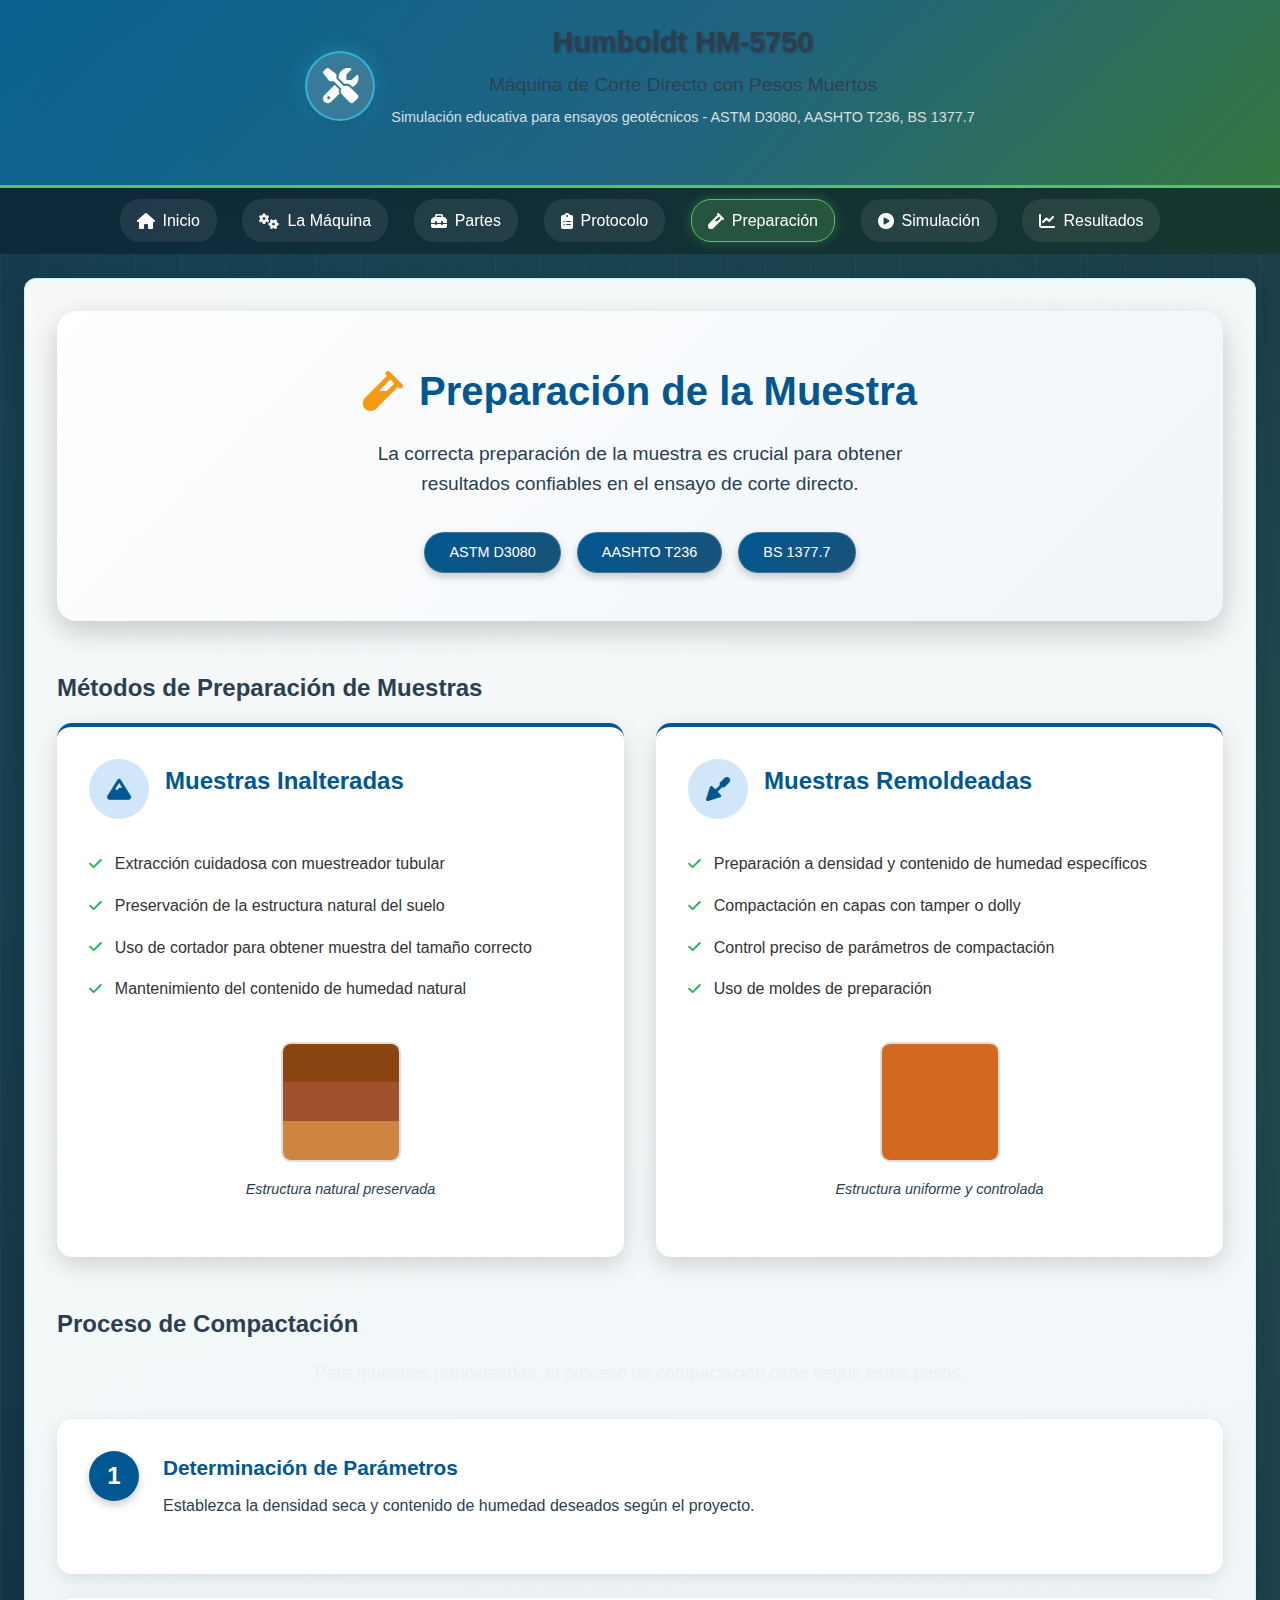
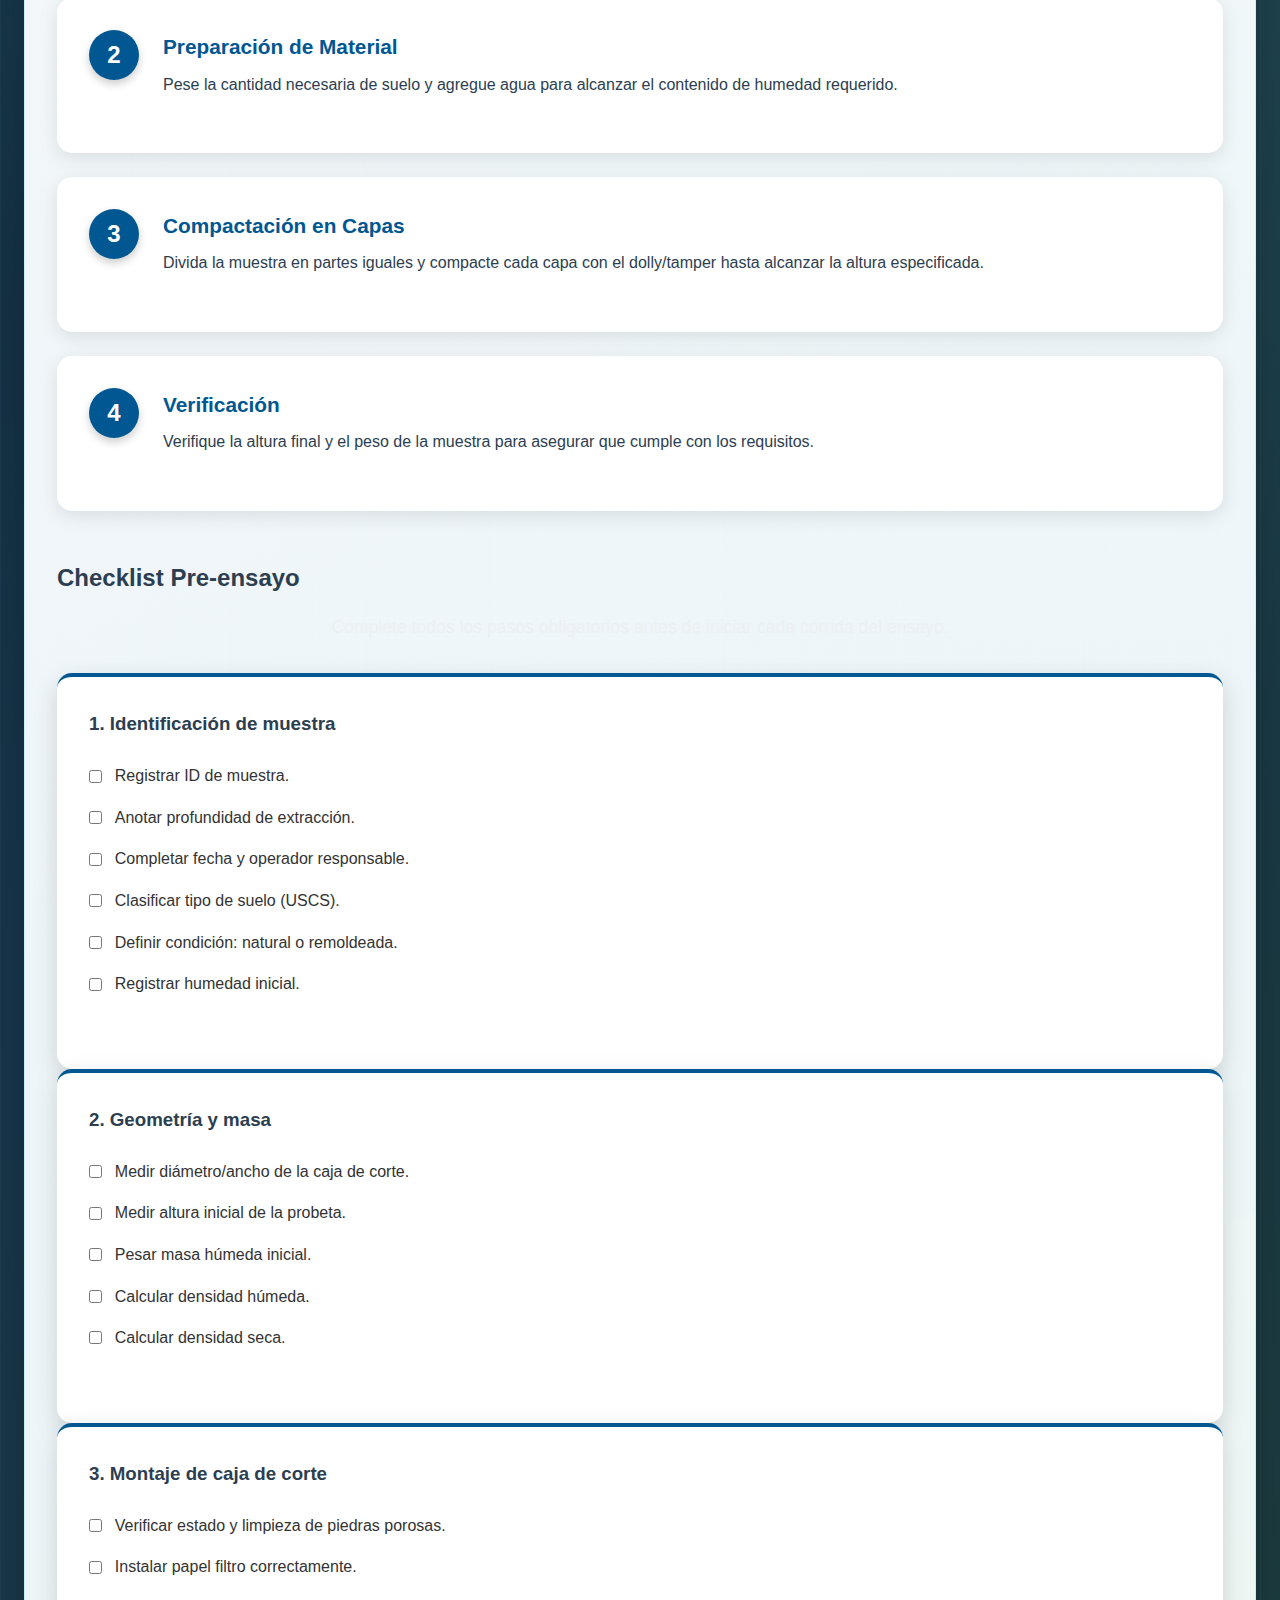
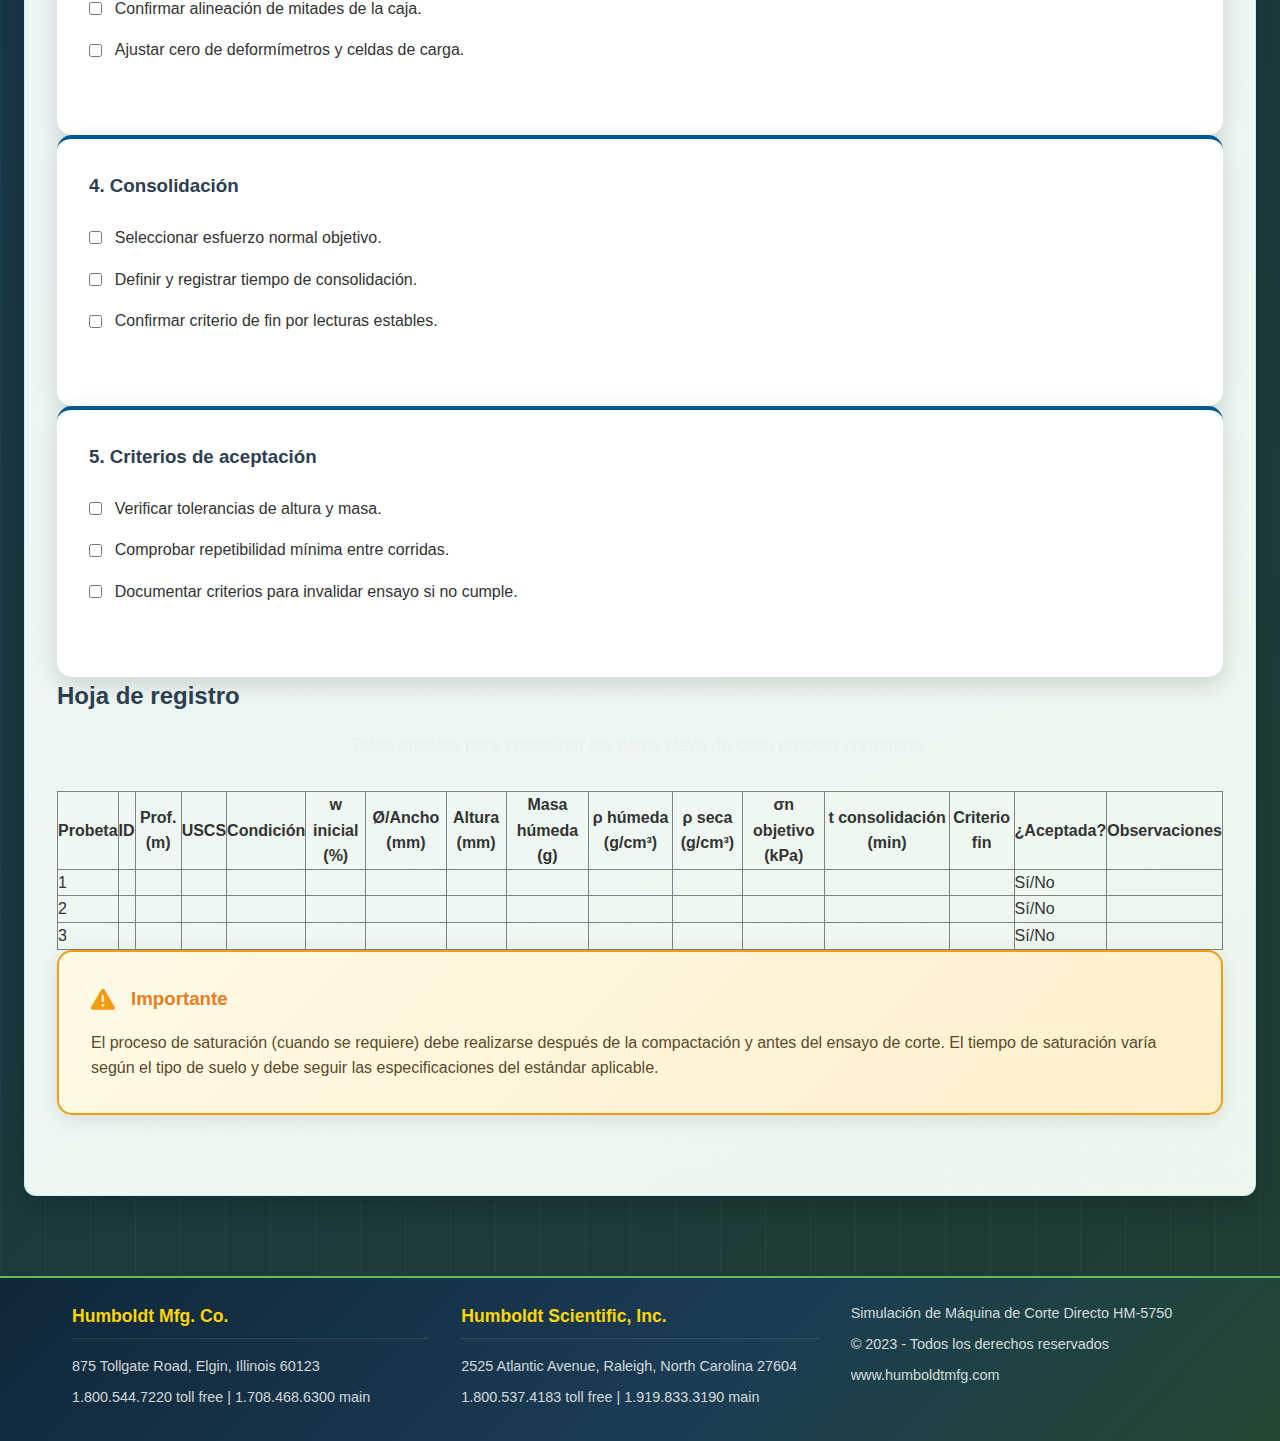
<file: preparacion.html>
<!DOCTYPE html>
<html lang="es">
<head>
    <meta charset="UTF-8">
    <meta name="viewport" content="width=device-width, initial-scale=1.0">
    <title>Preparación - Humboldt HM-5750</title>
    <link rel="stylesheet" href="https://cdnjs.cloudflare.com/ajax/libs/font-awesome/6.4.0/css/all.min.css">
    <!-- CAMBIO IMPORTANTE: Cargar styles.css primero -->
    <link rel="stylesheet" href="css/styles.css">
    <link rel="stylesheet" href="css/styles4.css">
</head>
<body>
    <!-- Usamos el mismo header que las otras páginas -->
    <header>
        <div class="logo-container">
            <div class="logo">
                <i class="fas fa-tools"></i>
            </div>
            <div class="branding">
                <h1>Humboldt HM-5750</h1>
                <h2>Máquina de Corte Directo con Pesos Muertos</h2>
                <p>Simulación educativa para ensayos geotécnicos - ASTM D3080, AASHTO T236, BS 1377.7</p>
            </div>
        </div>
    </header>

    <!-- Usamos la misma navegación -->
    <nav>
        <ul>
            <li><a href="index.html"><i class="fas fa-home"></i> Inicio</a></li>
            <li><a href="la-maquina.html"><i class="fas fa-cogs"></i> La Máquina</a></li>
            <li><a href="partes.html"><i class="fas fa-toolbox"></i> Partes</a></li>
            <li><a href="protocolo.html"><i class="fas fa-clipboard-list"></i> Protocolo</a></li>
            <li><a href="preparacion.html" class="active"><i class="fas fa-vial"></i> Preparación</a></li>
            <li><a href="simulacion.html"><i class="fas fa-play-circle"></i> Simulación</a></li>
            <li><a href="resultados.html"><i class="fas fa-chart-line"></i> Resultados</a></li>
        </ul>
    </nav>

    <div class="container">
        <section class="section active">
            <!-- Hero Section -->
            <div class="hero-section">
                <div class="hero-content">
                    <h1 class="hero-title">
                        <i class="fas fa-vial"></i>
                        Preparación de la Muestra
                    </h1>
                    <p class="hero-description">
                        La correcta preparación de la muestra es crucial para obtener resultados confiables en el ensayo de corte directo.
                    </p>
                    <div class="standards-badges">
                        <div class="badge">ASTM D3080</div>
                        <div class="badge">AASHTO T236</div>
                        <div class="badge">BS 1377.7</div>
                    </div>
                </div>
            </div>

            <!-- Methods Section -->
            <div class="methods-section">
                <h2>Métodos de Preparación de Muestras</h2>
                
                <div class="methods-grid">
                    <!-- Muestra Inalterada -->
                    <div class="method-card">
                        <div class="method-header">
                            <div class="method-icon">
                                <i class="fas fa-mountain"></i>
                            </div>
                            <h3>Muestras Inalteradas</h3>
                        </div>
                        <ul class="method-features">
                            <li>
                                <i class="fas fa-check"></i>
                                <span>Extracción cuidadosa con muestreador tubular</span>
                            </li>
                            <li>
                                <i class="fas fa-check"></i>
                                <span>Preservación de la estructura natural del suelo</span>
                            </li>
                            <li>
                                <i class="fas fa-check"></i>
                                <span>Uso de cortador para obtener muestra del tamaño correcto</span>
                            </li>
                            <li>
                                <i class="fas fa-check"></i>
                                <span>Mantenimiento del contenido de humedad natural</span>
                            </li>
                        </ul>
                        <div class="method-visual">
                            <div class="soil-sample undisturbed">
                                <div class="soil-layer" style="background: #8B4513;"></div>
                                <div class="soil-layer" style="background: #A0522D;"></div>
                                <div class="soil-layer" style="background: #CD853F;"></div>
                            </div>
                            <p class="visual-label">Estructura natural preservada</p>
                        </div>
                    </div>

                    <!-- Muestra Remoldeada -->
                    <div class="method-card">
                        <div class="method-header">
                            <div class="method-icon">
                                <i class="fas fa-trowel"></i>
                            </div>
                            <h3>Muestras Remoldeadas</h3>
                        </div>
                        <ul class="method-features">
                            <li>
                                <i class="fas fa-check"></i>
                                <span>Preparación a densidad y contenido de humedad específicos</span>
                            </li>
                            <li>
                                <i class="fas fa-check"></i>
                                <span>Compactación en capas con tamper o dolly</span>
                            </li>
                            <li>
                                <i class="fas fa-check"></i>
                                <span>Control preciso de parámetros de compactación</span>
                            </li>
                            <li>
                                <i class="fas fa-check"></i>
                                <span>Uso de moldes de preparación</span>
                            </li>
                        </ul>
                        <div class="method-visual">
                            <div class="soil-sample remolded">
                                <div class="soil-layer uniform" style="background: #D2691E;"></div>
                            </div>
                            <p class="visual-label">Estructura uniforme y controlada</p>
                        </div>
                    </div>
                </div>
            </div>

            <!-- Compaction Process -->
            <div class="compaction-section">
                <h2>Proceso de Compactación</h2>
                <p class="section-subtitle">Para muestras remoldeadas, el proceso de compactación debe seguir estos pasos:</p>
                
                <div class="compaction-steps">
                    <div class="step">
                        <div class="step-number">1</div>
                        <div class="step-content">
                            <h3>Determinación de Parámetros</h3>
                            <p>Establezca la densidad seca y contenido de humedad deseados según el proyecto.</p>
                        </div>
                    </div>
                    
                    <div class="step">
                        <div class="step-number">2</div>
                        <div class="step-content">
                            <h3>Preparación de Material</h3>
                            <p>Pese la cantidad necesaria de suelo y agregue agua para alcanzar el contenido de humedad requerido.</p>
                        </div>
                    </div>
                    
                    <div class="step">
                        <div class="step-number">3</div>
                        <div class="step-content">
                            <h3>Compactación en Capas</h3>
                            <p>Divida la muestra en partes iguales y compacte cada capa con el dolly/tamper hasta alcanzar la altura especificada.</p>
                        </div>
                    </div>
                    
                    <div class="step">
                        <div class="step-number">4</div>
                        <div class="step-content">
                            <h3>Verificación</h3>
                            <p>Verifique la altura final y el peso de la muestra para asegurar que cumple con los requisitos.</p>
                        </div>
                    </div>
                </div>
            </div>

            <!-- Important Notice -->
            <div class="checklist-section">
                <h2>Checklist Pre-ensayo</h2>
                <p class="section-subtitle">Complete todos los pasos obligatorios antes de iniciar cada corrida del ensayo.</p>

                <div class="method-card">
                    <h3>1. Identificación de muestra</h3>
                    <ul class="method-features">
                        <li><input type="checkbox" id="id-muestra"> <label for="id-muestra">Registrar ID de muestra.</label></li>
                        <li><input type="checkbox" id="profundidad"> <label for="profundidad">Anotar profundidad de extracción.</label></li>
                        <li><input type="checkbox" id="fecha-operador"> <label for="fecha-operador">Completar fecha y operador responsable.</label></li>
                        <li><input type="checkbox" id="tipo-suelo"> <label for="tipo-suelo">Clasificar tipo de suelo (USCS).</label></li>
                        <li><input type="checkbox" id="condicion"> <label for="condicion">Definir condición: natural o remoldeada.</label></li>
                        <li><input type="checkbox" id="humedad-inicial"> <label for="humedad-inicial">Registrar humedad inicial.</label></li>
                    </ul>
                </div>

                <div class="method-card">
                    <h3>2. Geometría y masa</h3>
                    <ul class="method-features">
                        <li><input type="checkbox" id="diametro-caja"> <label for="diametro-caja">Medir diámetro/ancho de la caja de corte.</label></li>
                        <li><input type="checkbox" id="altura-inicial"> <label for="altura-inicial">Medir altura inicial de la probeta.</label></li>
                        <li><input type="checkbox" id="masa-humeda"> <label for="masa-humeda">Pesar masa húmeda inicial.</label></li>
                        <li><input type="checkbox" id="densidad-humeda"> <label for="densidad-humeda">Calcular densidad húmeda.</label></li>
                        <li><input type="checkbox" id="densidad-seca"> <label for="densidad-seca">Calcular densidad seca.</label></li>
                    </ul>
                </div>

                <div class="method-card">
                    <h3>3. Montaje de caja de corte</h3>
                    <ul class="method-features">
                        <li><input type="checkbox" id="piedras-porosas"> <label for="piedras-porosas">Verificar estado y limpieza de piedras porosas.</label></li>
                        <li><input type="checkbox" id="papel-filtro"> <label for="papel-filtro">Instalar papel filtro correctamente.</label></li>
                        <li><input type="checkbox" id="alineacion"> <label for="alineacion">Confirmar alineación de mitades de la caja.</label></li>
                        <li><input type="checkbox" id="cero-instrumentos"> <label for="cero-instrumentos">Ajustar cero de deformímetros y celdas de carga.</label></li>
                    </ul>
                </div>

                <div class="method-card">
                    <h3>4. Consolidación</h3>
                    <ul class="method-features">
                        <li><input type="checkbox" id="esfuerzo-objetivo"> <label for="esfuerzo-objetivo">Seleccionar esfuerzo normal objetivo.</label></li>
                        <li><input type="checkbox" id="tiempo-consolidacion"> <label for="tiempo-consolidacion">Definir y registrar tiempo de consolidación.</label></li>
                        <li><input type="checkbox" id="fin-consolidacion"> <label for="fin-consolidacion">Confirmar criterio de fin por lecturas estables.</label></li>
                    </ul>
                </div>

                <div class="method-card">
                    <h3>5. Criterios de aceptación</h3>
                    <ul class="method-features">
                        <li><input type="checkbox" id="tolerancias"> <label for="tolerancias">Verificar tolerancias de altura y masa.</label></li>
                        <li><input type="checkbox" id="repetibilidad"> <label for="repetibilidad">Comprobar repetibilidad mínima entre corridas.</label></li>
                        <li><input type="checkbox" id="invalidacion"> <label for="invalidacion">Documentar criterios para invalidar ensayo si no cumple.</label></li>
                    </ul>
                </div>
            </div>

            <div class="checklist-section">
                <h2>Hoja de registro</h2>
                <p class="section-subtitle">Tabla editable para consolidar los datos clave de cada probeta preparada.</p>
                <div class="table-container" style="overflow-x: auto;">
                    <table class="results-table" border="1" cellspacing="0" cellpadding="8" style="width: 100%; border-collapse: collapse;">
                        <thead>
                            <tr>
                                <th>Probeta</th>
                                <th>ID</th>
                                <th>Prof. (m)</th>
                                <th>USCS</th>
                                <th>Condición</th>
                                <th>w inicial (%)</th>
                                <th>Ø/Ancho (mm)</th>
                                <th>Altura (mm)</th>
                                <th>Masa húmeda (g)</th>
                                <th>ρ húmeda (g/cm³)</th>
                                <th>ρ seca (g/cm³)</th>
                                <th>σn objetivo (kPa)</th>
                                <th>t consolidación (min)</th>
                                <th>Criterio fin</th>
                                <th>¿Aceptada?</th>
                                <th>Observaciones</th>
                            </tr>
                        </thead>
                        <tbody>
                            <tr>
                                <td contenteditable="true">1</td>
                                <td contenteditable="true"></td>
                                <td contenteditable="true"></td>
                                <td contenteditable="true"></td>
                                <td contenteditable="true"></td>
                                <td contenteditable="true"></td>
                                <td contenteditable="true"></td>
                                <td contenteditable="true"></td>
                                <td contenteditable="true"></td>
                                <td contenteditable="true"></td>
                                <td contenteditable="true"></td>
                                <td contenteditable="true"></td>
                                <td contenteditable="true"></td>
                                <td contenteditable="true"></td>
                                <td contenteditable="true">Sí/No</td>
                                <td contenteditable="true"></td>
                            </tr>
                            <tr>
                                <td contenteditable="true">2</td>
                                <td contenteditable="true"></td>
                                <td contenteditable="true"></td>
                                <td contenteditable="true"></td>
                                <td contenteditable="true"></td>
                                <td contenteditable="true"></td>
                                <td contenteditable="true"></td>
                                <td contenteditable="true"></td>
                                <td contenteditable="true"></td>
                                <td contenteditable="true"></td>
                                <td contenteditable="true"></td>
                                <td contenteditable="true"></td>
                                <td contenteditable="true"></td>
                                <td contenteditable="true"></td>
                                <td contenteditable="true">Sí/No</td>
                                <td contenteditable="true"></td>
                            </tr>
                            <tr>
                                <td contenteditable="true">3</td>
                                <td contenteditable="true"></td>
                                <td contenteditable="true"></td>
                                <td contenteditable="true"></td>
                                <td contenteditable="true"></td>
                                <td contenteditable="true"></td>
                                <td contenteditable="true"></td>
                                <td contenteditable="true"></td>
                                <td contenteditable="true"></td>
                                <td contenteditable="true"></td>
                                <td contenteditable="true"></td>
                                <td contenteditable="true"></td>
                                <td contenteditable="true"></td>
                                <td contenteditable="true"></td>
                                <td contenteditable="true">Sí/No</td>
                                <td contenteditable="true"></td>
                            </tr>
                        </tbody>
                    </table>
                </div>
            </div>

            <div class="notice-section">
                <div class="notice-card">
                    <div class="notice-header">
                        <i class="fas fa-exclamation-triangle"></i>
                        <h3>Importante</h3>
                    </div>
                    <p>El proceso de saturación (cuando se requiere) debe realizarse después de la compactación y antes del ensayo de corte. El tiempo de saturación varía según el tipo de suelo y debe seguir las especificaciones del estándar aplicable.</p>
                </div>
            </div>
        </section>
    </div>

    <footer>
        <div class="footer-content">
            <div class="footer-section">
                <h4>Humboldt Mfg. Co.</h4>
                <p>875 Tollgate Road, Elgin, Illinois 60123</p>
                <p>1.800.544.7220 toll free | 1.708.468.6300 main</p>
            </div>
            
            <div class="footer-section">
                <h4>Humboldt Scientific, Inc.</h4>
                <p>2525 Atlantic Avenue, Raleigh, North Carolina 27604</p>
                <p>1.800.537.4183 toll free | 1.919.833.3190 main</p>
            </div>
            
            <div class="footer-section">
                <p>Simulación de Máquina de Corte Directo HM-5750</p>
                <p>© 2023 - Todos los derechos reservados</p>
                <p>www.humboldtmfg.com</p>
            </div>
        </div>
    </footer>

    <script src="js/navigation.js"></script>
</body>
</html>
</file>
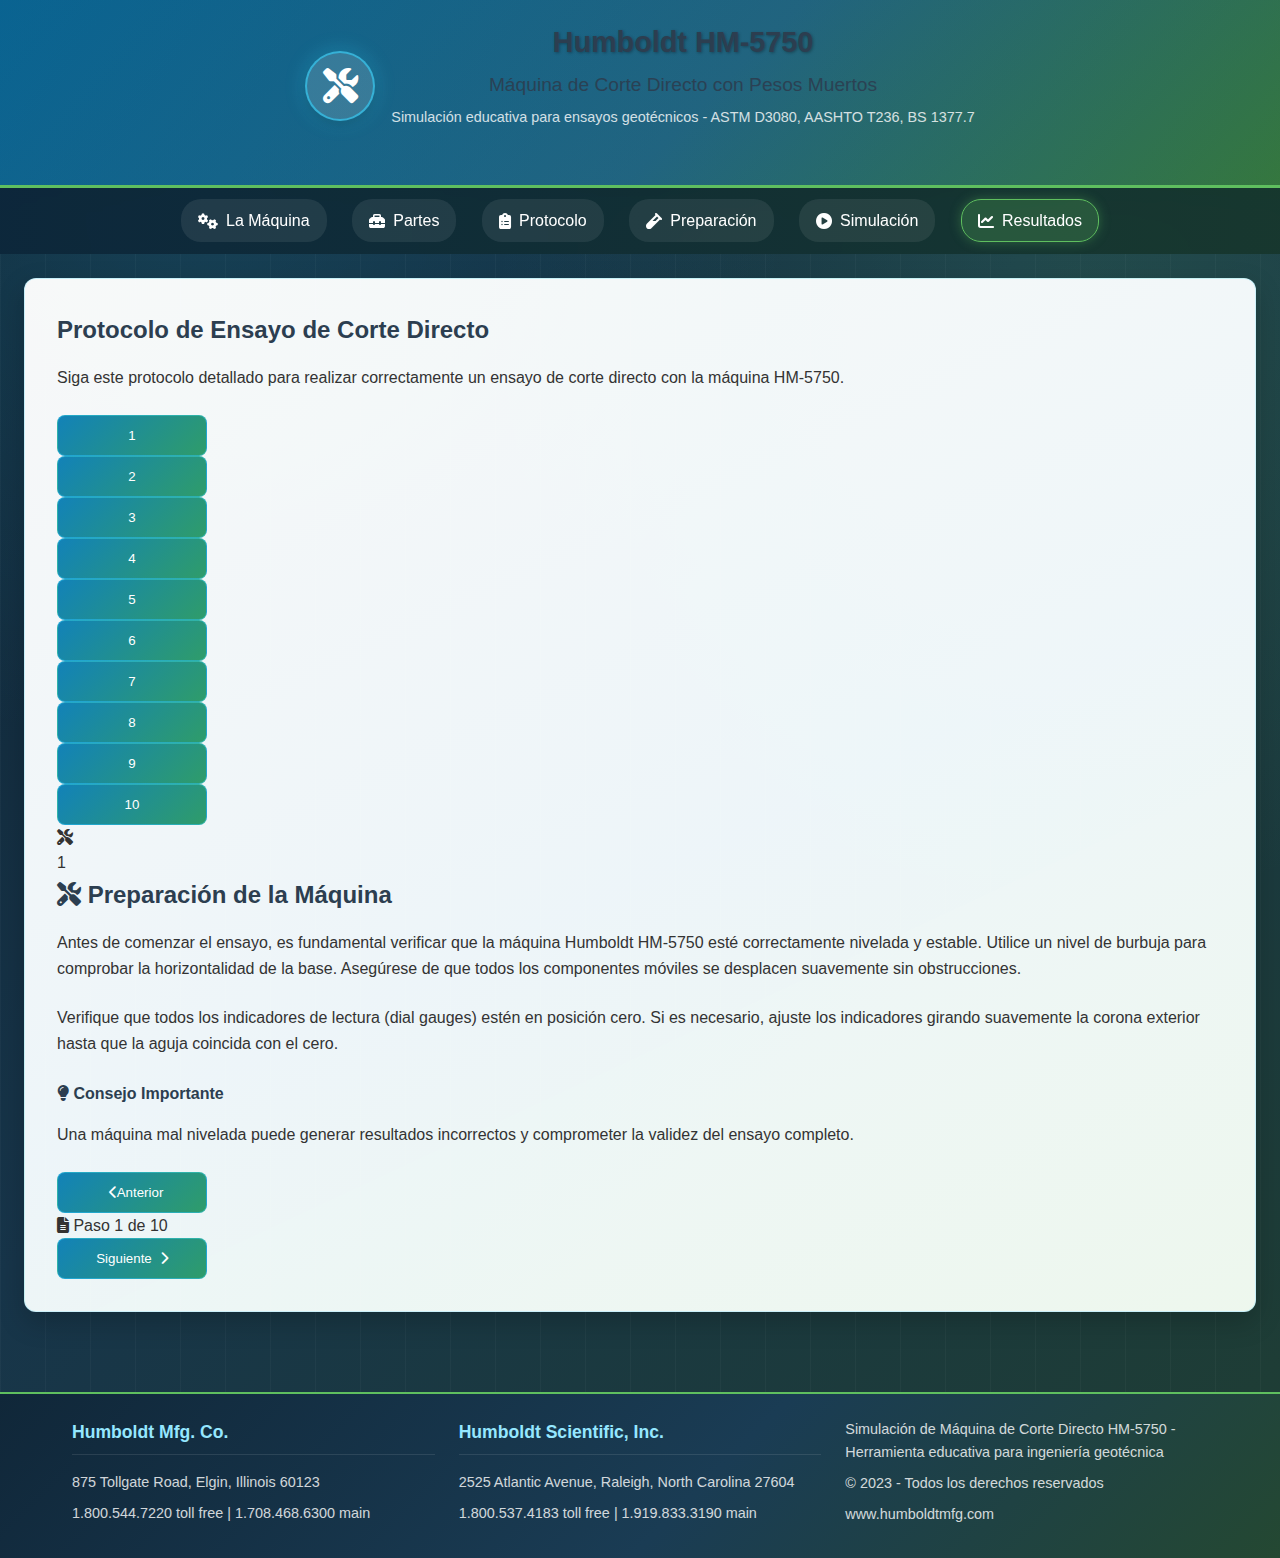
<file: protocolo.html>
<!DOCTYPE html>
<html lang="es">

<head>
    <meta charset="UTF-8">
    <meta name="viewport" content="width=device-width, initial-scale=1.0">
    <title>Protocolo - Humboldt HM-5750</title>
    <link rel="stylesheet" href="https://cdnjs.cloudflare.com/ajax/libs/font-awesome/6.4.0/css/all.min.css">
    <link rel="stylesheet" href="css/styles.css">
</head>

<body>
    <header>
        <div class="logo-container">
            <div class="logo">
                <i class="fas fa-tools"></i>
            </div>
            <div class="branding">
                <h1>Humboldt HM-5750</h1>
                <h2>Máquina de Corte Directo con Pesos Muertos</h2>
                <p>Simulación educativa para ensayos geotécnicos - ASTM D3080, AASHTO T236, BS 1377.7</p>
            </div>
        </div>
    </header>

    <nav>
        <ul>
            <li><a href="la-maquina.html"><i class="fas fa-cogs"></i> La Máquina</a></li>
            <li><a href="partes.html"><i class="fas fa-toolbox"></i> Partes</a></li>
            <li><a href="protocolo.html"><i class="fas fa-clipboard-list"></i> Protocolo</a></li>
            <li><a href="preparacion.html"><i class="fas fa-vial"></i> Preparación</a></li>
            <li><a href="simulacion.html"><i class="fas fa-play-circle"></i> Simulación</a></li>
            <li><a href="resultados.html" class="active"><i class="fas fa-chart-line"></i> Resultados</a></li>
        </ul>
    </nav>

    <div class="container">
        <section class="section active">
            <h2>Protocolo de Ensayo de Corte Directo</h2>
            <p>Siga este protocolo detallado para realizar correctamente un ensayo de corte directo con la máquina HM-5750.</p>

            <!-- Navegación entre pasos -->
            <div class="steps-navigation">
                <button class="step-link active" data-step="1">1</button>
                <button class="step-link" data-step="2">2</button>
                <button class="step-link" data-step="3">3</button>
                <button class="step-link" data-step="4">4</button>
                <button class="step-link" data-step="5">5</button>
                <button class="step-link" data-step="6">6</button>
                <button class="step-link" data-step="7">7</button>
                <button class="step-link" data-step="8">8</button>
                <button class="step-link" data-step="9">9</button>
                <button class="step-link" data-step="10">10</button>
            </div>

            <!-- UN SOLO CUADERNO -->
            <div class="notebook-wrapper">
                <div class="notebook">
                    <div class="book-content">
                        <div class="pages-container">
                            <!-- Página izquierda fija (imagen) -->
                            <div class="left-page">
                                <div class="image-content">
                                    <div class="step-illustration">
                                        <i class="fas fa-tools" id="step-icon"></i>
                                        <div class="step-number-display" id="step-number">1</div>
                                    </div>
                                </div>
                            </div>

                            <!-- Espiral central -->
                            <div class="spiral-binding">
                                <div class="spiral-ring"></div>
                                <div class="spiral-ring"></div>
                                <div class="spiral-ring"></div>
                                <div class="spiral-ring"></div>
                                <div class="spiral-ring"></div>
                                <div class="spiral-ring"></div>
                                <div class="spiral-ring"></div>
                            </div>

                            <!-- Página derecha -->
                            <div class="right-page">
                                <div class="text-content">
                                    <h2 class="step-header" id="step-title">
                                        <i class="fas fa-tools" id="step-title-icon"></i>
                                        <span id="step-title-text">Preparación de la Máquina</span>
                                    </h2>

                                    <div id="step-content">
                                        <p class="step-paragraph">
                                            Antes de comenzar el ensayo, es fundamental verificar que la máquina Humboldt HM-5750 esté correctamente nivelada y estable. Utilice un nivel de burbuja para comprobar la horizontalidad de la base. Asegúrese de que todos los componentes móviles se desplacen
                                            suavemente sin obstrucciones.
                                        </p>
                                        <p class="step-paragraph">
                                            Verifique que todos los indicadores de lectura (dial gauges) estén en posición cero. Si es necesario, ajuste los indicadores girando suavemente la corona exterior hasta que la aguja coincida con el cero.
                                        </p>
                                        <div class="tip-box">
                                            <h4><i class="fas fa-lightbulb"></i> Consejo Importante</h4>
                                            <p>Una máquina mal nivelada puede generar resultados incorrectos y comprometer la validez del ensayo completo.</p>
                                        </div>
                                    </div>

                                    <!-- Navegación dentro del cuaderno -->
                                    <div class="notebook-nav">
                                        <button class="nav-button" id="prev-btn">
                                            <i class="fas fa-chevron-left"></i> Anterior
                                        </button>
                                        <div class="page-info">
                                            <i class="fas fa-file-alt"></i> Paso <span id="current-step">1</span> de 10
                                        </div>
                                        <button class="nav-button" id="next-btn">
                                            Siguiente <i class="fas fa-chevron-right"></i>
                                        </button>
                                    </div>
                                </div>
                            </div>
                        </div>
                    </div>
                </div>
            </div>
        </section>
    </div>

    <footer>
        <div class="footer-content">
            <div class="footer-section">
                <h4>Humboldt Mfg. Co.</h4>
                <p>875 Tollgate Road, Elgin, Illinois 60123</p>
                <p>1.800.544.7220 toll free | 1.708.468.6300 main</p>
            </div>

            <div class="footer-section">
                <h4>Humboldt Scientific, Inc.</h4>
                <p>2525 Atlantic Avenue, Raleigh, North Carolina 27604</p>
                <p>1.800.537.4183 toll free | 1.919.833.3190 main</p>
            </div>

            <div class="footer-section">
                <p>Simulación de Máquina de Corte Directo HM-5750 - Herramienta educativa para ingeniería geotécnica</p>
                <p>© 2023 - Todos los derechos reservados</p>
                <p>www.humboldtmfg.com</p>
            </div>
        </div>
    </footer>

    <script>
        // Datos de todos los pasos
        const stepsData = {
            1: {
                icon: "fa-tools",
                title: "Preparación de la Máquina",
                content: `
                    <p class="step-paragraph">
                        Antes de comenzar el ensayo, es fundamental verificar que la máquina Humboldt HM-5750 esté correctamente nivelada y estable. Utilice un nivel de burbuja para comprobar la horizontalidad de la base. Asegúrese de que todos los componentes móviles se desplacen suavemente sin obstrucciones.
                    </p>
                    <p class="step-paragraph">
                        Verifique que todos los indicadores de lectura (dial gauges) estén en posición cero. Si es necesario, ajuste los indicadores girando suavemente la corona exterior hasta que la aguja coincida con el cero.
                    </p>
                    <div class="tip-box">
                        <h4><i class="fas fa-lightbulb"></i> Consejo Importante</h4>
                        <p>Una máquina mal nivelada puede generar resultados incorrectos y comprometer la validez del ensayo completo.</p>
                    </div>
                `
            },
            2: {
                icon: "fa-box-open",
                title: "Montaje de la Caja de Corte",
                content: `
                    <p class="step-paragraph">
                        Ensamble cuidadosamente la caja de corte, que consta de dos mitades: superior e inferior. Coloque las placas porosas en la base para permitir el drenaje del agua durante ensayos saturados. Sobre estas placas, posicione la placa de grid que servirá de apoyo a la muestra.
                    </p>
                    <p class="step-paragraph">
                        Una vez colocadas las placas, inserte los tornillos de sujeción negros en los orificios correspondientes y apriételos firmemente para mantener unidas ambas mitades de la caja durante la preparación de la muestra.
                    </p>
                    <div class="tip-box">
                        <h4><i class="fas fa-lightbulb"></i> Nota Técnica</h4>
                        <p>Las placas porosas deben estar limpias y saturadas previamente si se realizará un ensayo con muestra saturada.</p>
                    </div>
                `
            },
            3: {
                icon: "fa-mountain",
                title: "Preparación de la Muestra",
                content: `
                    <p class="step-paragraph">
                        Prepare la muestra de suelo siguiendo las especificaciones del estándar ASTM D3080. La muestra debe tener un diámetro y altura específicos según el tamaño de la caja de corte utilizada. Para la HM-5750, típicamente se usan muestras de 2.5" x 2.5" (63.5 mm x 63.5 mm).
                    </p>
                    <p class="step-paragraph">
                        Si el suelo es cohesivo, puede tallarse directamente de una muestra inalterada. Si es granular, debe compactarse por capas dentro de la caja de corte. Determine la densidad inicial y el contenido de humedad de la muestra.
                    </p>
                    <div class="tip-box">
                        <h4><i class="fas fa-lightbulb"></i> Consejo Importante</h4>
                        <p>Registre el peso de la muestra húmeda antes de colocarla en la caja para posteriores cálculos de densidad.</p>
                    </div>
                `
            },
            4: {
                icon: "fa-hammer",
                title: "Compactación de la Muestra",
                content: `
                    <p class="step-paragraph">
                        Para suelos granulares o remoldeados, utilice el dolly/tamper (pisón) para compactar la muestra en capas uniformes. Típicamente se compacta en 3-5 capas, aplicando el mismo número de golpes por capa para asegurar uniformidad.
                    </p>
                    <p class="step-paragraph">
                        La altura final de la muestra debe alcanzar el borde superior de la caja de corte. Enrase cuidadosamente la superficie superior con una espátula o regla metálica para obtener una superficie plana y horizontal.
                    </p>
                    <div class="tip-box">
                        <h4><i class="fas fa-lightbulb"></i> Consejo Importante</h4>
                        <p>Verifique que la densidad alcanzada sea consistente con la especificada en el plan de ensayo o diseño.</p>
                    </div>
                `
            },
            5: {
                icon: "fa-weight-hanging",
                title: "Aplicación de Carga Normal",
                content: `
                    <p class="step-paragraph">
                        Coloque la placa de carga superior sobre la muestra preparada. Aplique la carga normal utilizando el sistema de pesos muertos. Para ensayos consolidados-drenados (CD), la carga se aplica gradualmente para permitir la consolidación completa.
                    </p>
                    <p class="step-paragraph">
                        Registre la deformación vertical durante la consolidación. La consolidación se considera completa cuando la deformación vertical se estabiliza (generalmente en 24 horas para suelos finos).
                    </p>
                    <div class="tip-box">
                        <h4><i class="fas fa-lightbulb"></i> Nota Técnica</h4>
                        <p>La carga normal debe seleccionarse según las condiciones de campo que se desean simular.</p>
                    </div>
                `
            },
            6: {
                icon: "fa-compress-alt",
                title: "Inicio del Ensayo de Corte",
                content: `
                    <p class="step-paragraph">
                        Una vez completada la consolidación, retire los tornillos de sujeción que mantienen unidas las dos mitades de la caja de corte. Esto permite que la mitad superior se desplace libremente durante el corte.
                    </p>
                    <p class="step-paragraph">
                        Active el motor de corte a una velocidad constante. Para suelos drenados, use una velocidad lenta (0.5-1.0 mm/min) para permitir la disipación de presión de poro.
                    </p>
                    <div class="tip-box">
                        <h4><i class="fas fa-lightbulb"></i> Consejo Importante</h4>
                        <p>La velocidad de corte debe seleccionarse según el tipo de suelo y las condiciones de drenaje.</p>
                    </div>
                `
            },
            7: {
                icon: "fa-ruler-combined",
                title: "Monitoreo del Ensayo",
                content: `
                    <p class="step-paragraph">
                        Durante el ensayo, registre continuamente la fuerza de corte y el desplazamiento horizontal. También monitoree la deformación vertical para detectar si el suelo se está dilatando o contrayendo.
                    </p>
                    <p class="step-paragraph">
                        Tome lecturas a intervalos regulares: cada 0.1 mm de desplazamiento al inicio y cada 0.5 mm una vez que la resistencia al corte comience a estabilizarse.
                    </p>
                    <div class="tip-box">
                        <h4><i class="fas fa-lightbulb"></i> Nota Técnica</h4>
                        <p>El ensayo debe continuar hasta que se alcance la resistencia máxima o un desplazamiento predeterminado (generalmente 10% del diámetro de la muestra).</p>
                    </div>
                `
            },
            8: {
                icon: "fa-stop-circle",
                title: "Finalización del Ensayo",
                content: `
                    <p class="step-paragraph">
                        Detenga el ensayo cuando la fuerza de corte se estabilice o comience a disminuir, indicando que se ha alcanzado la resistencia máxima al corte. Alternativamente, detenga al alcanzar un desplazamiento horizontal del 10% del diámetro de la muestra.
                    </p>
                    <p class="step-paragraph">
                        Apague el motor de corte y retire cuidadosamente los pesos de carga normal. Documente la fuerza de corte final y el desplazamiento total alcanzado.
                    </p>
                    <div class="tip-box">
                        <h4><i class="fas fa-lightbulb"></i> Consejo Importante</h4>
                        <p>Anote cualquier observación especial sobre el comportamiento de la muestra durante el corte.</p>
                    </div>
                `
            },
            9: {
                icon: "fa-vial",
                title: "Análisis de la Muestra Fallada",
                content: `
                    <p class="step-paragraph">
                        Desmonte cuidadosamente la caja de corte y extraiga la muestra fallada. Fotografíe la superficie de falla para documentar su orientación y características.
                    </p>
                    <p class="step-paragraph">
                        Tome muestras representativas del suelo para determinar el contenido de humedad final. Compare con el contenido de humedad inicial para evaluar cambios durante el ensayo.
                    </p>
                    <div class="tip-box">
                        <h4><i class="fas fa-lightbulb"></i> Nota Técnica</h4>
                        <p>El contenido de humedad final es crucial para interpretar correctamente los resultados del ensayo.</p>
                    </div>
                `
            },
            10: {
                icon: "fa-calculator",
                title: "Cálculos y Reporte",
                content: `
                    <p class="step-paragraph">
                        Calcule la resistencia al corte no drenada o los parámetros de resistencia efectivos según el tipo de ensayo realizado. Para ensayos CD, determine la cohesión (c) y el ángulo de fricción (φ).
                    </p>
                    <p class="step-paragraph">
                        Prepare un reporte completo que incluya: condiciones iniciales de la muestra, curva esfuerzo-deformación, parámetros de resistencia obtenidos, y observaciones del comportamiento durante el ensayo.
                    </p>
                    <div class="tip-box">
                        <h4><i class="fas fa-lightbulb"></i> Consejo Final</h4>
                        <p>Verifique que todos los resultados cumplan con los estándares aplicables (ASTM D3080, AASHTO T236, BS 1377.7).</p>
                    </div>
                `
            }
        };

        let currentStep = 1;
        const totalSteps = Object.keys(stepsData).length;

        // Elementos del DOM
        const stepLinks = document.querySelectorAll('.step-link');
        const prevBtn = document.getElementById('prev-btn');
        const nextBtn = document.getElementById('next-btn');
        const currentStepDisplay = document.getElementById('current-step');
        const stepNumberDisplay = document.getElementById('step-number');
        const stepIcon = document.getElementById('step-icon');
        const stepTitleIcon = document.getElementById('step-title-icon');
        const stepTitleText = document.getElementById('step-title-text');
        const stepContent = document.getElementById('step-content');

        // Función para actualizar el paso
        function updateStep(step) {
            currentStep = step;
            const stepData = stepsData[step];

            // Actualizar contenido
            stepNumberDisplay.textContent = step;
            currentStepDisplay.textContent = step;
            stepIcon.className = `fas ${stepData.icon}`;
            stepTitleIcon.className = `fas ${stepData.icon}`;
            stepTitleText.textContent = stepData.title;
            stepContent.innerHTML = stepData.content;

            // Actualizar navegación de pasos
            stepLinks.forEach(link => {
                link.classList.remove('active');
                if (parseInt(link.dataset.step) === step) {
                    link.classList.add('active');
                }
            });

            // Actualizar botones de navegación
            prevBtn.disabled = step === 1;
            nextBtn.disabled = step === totalSteps;

            // Efecto visual de transición
            stepContent.style.opacity = '0';
            setTimeout(() => {
                stepContent.style.opacity = '1';
            }, 150);
        }

        // Event listeners para botones de navegación
        prevBtn.addEventListener('click', () => {
            if (currentStep > 1) {
                updateStep(currentStep - 1);
            }
        });

        nextBtn.addEventListener('click', () => {
            if (currentStep < totalSteps) {
                updateStep(currentStep + 1);
            }
        });

        // Event listeners para los números de paso
        stepLinks.forEach(link => {
            link.addEventListener('click', () => {
                const step = parseInt(link.dataset.step);
                updateStep(step);
            });
        });

        // Inicializar
        updateStep(1);
    </script>
</body>

</html>
</file>
<file: css/styles.css>
/* styles.css - Estilos generales y navegación */
:root {
    --primary-color: #2c3e50;
    --secondary-color: #3498db;
    --accent-color: #e74c3c;
    --light-color: #ecf0f1;
    --dark-color: #2c3e50;
    --humboldt-blue: #005792;
    --humboldt-light-blue: #d1e6f9;
    --success-color: #27ae60;
    --warning-color: #f39c12;
    --gold-color: #FFD700;
    --bronze-color: #CD7F32;
    --tech-cyan: #35d6ff;
    --agro-green: #5fbf5f;
    --soil-amber: #c98c3a;
}

* {
    margin: 0;
    padding: 0;
    box-sizing: border-box;
    font-family: 'Segoe UI', Tahoma, Geneva, Verdana, sans-serif;
}

body {
    background:
        radial-gradient(circle at 15% 10%, rgba(53, 214, 255, 0.14) 0%, transparent 34%),
        radial-gradient(circle at 85% 20%, rgba(95, 191, 95, 0.16) 0%, transparent 36%),
        repeating-linear-gradient(90deg, rgba(255,255,255,0.03) 0 1px, transparent 1px 45px),
        linear-gradient(135deg, #0f2434 0%, #17354a 45%, #1f3e33 100%);
    color: #333;
    line-height: 1.6;
    min-height: 100vh;
    display: flex;
    flex-direction: column;
}

header {
    background:
        linear-gradient(120deg, rgba(53,214,255,0.18), rgba(95,191,95,0.12)),
        linear-gradient(135deg, #004a79, #1a5276 55%, #2f6d3a);
    color: white;
    padding: 1.2rem;
    text-align: center;
    box-shadow: 0 4px 12px rgba(0, 0, 0, 0.15);
    position: relative;
    border-bottom: 3px solid var(--agro-green);
}

.logo-container {
    display: flex;
    justify-content: center;
    align-items: center;
    margin-bottom: 0.8rem;
}

.logo {
    font-size: 2.2rem;
    margin-right: 1rem;
    background: rgba(255, 255, 255, 0.15);
    border-radius: 50%;
    width: 70px;
    height: 70px;
    display: flex;
    align-items: center;
    justify-content: center;
    border: 2px solid rgba(53, 214, 255, 0.6);
    box-shadow: 0 0 20px rgba(53, 214, 255, 0.28), 0 4px 8px rgba(0, 0, 0, 0.2);
}

.branding h1 {
    font-size: 1.8rem;
    margin-bottom: 0.3rem;
    text-shadow: 1px 1px 3px rgba(0, 0, 0, 0.3);
}

.branding h2 {
    font-size: 1.2rem;
    font-weight: 400;
    margin-bottom: 0.3rem;
    opacity: 0.9;
}

.branding p {
    font-size: 0.9rem;
    opacity: 0.8;
}

nav {
    background:
        linear-gradient(90deg, rgba(12, 37, 57, 0.88), rgba(22, 54, 43, 0.88));
    padding: 0.7rem;
    position: sticky;
    top: 0;
    z-index: 100;
    backdrop-filter: blur(10px);
}

nav ul {
    display: flex;
    justify-content: center;
    list-style: none;
    flex-wrap: wrap;
}

nav ul li {
    margin: 0 0.8rem;
}

nav ul li a {
    color: white;
    text-decoration: none;
    padding: 0.5rem 1rem;
    border-radius: 20px;
    transition: all 0.3s;
    font-weight: 500;
    display: flex;
    align-items: center;
    border: 1px solid transparent;
    background: rgba(255, 255, 255, 0.08);
}

nav ul li a i {
    margin-right: 0.5rem;
}

nav ul li a:hover {
    background: rgba(53, 214, 255, 0.2);
    transform: translateY(-2px);
    box-shadow: 0 0 20px rgba(53, 214, 255, 0.28), 0 4px 8px rgba(0, 0, 0, 0.2);
}

nav ul li a.active {
    background: rgba(95, 191, 95, 0.25);
    border: 1px solid var(--agro-green);
    box-shadow: 0 0 12px rgba(95, 191, 95, 0.35);
}

.container {
    max-width: 1400px;
    margin: 0 auto;
    padding: 1.5rem;
    flex: 1;
    display: flex;
    flex-direction: column;
}

.section {
    background:
        linear-gradient(155deg, rgba(255,255,255,0.97) 0%, rgba(245,252,255,0.97) 55%, rgba(246,255,245,0.96) 100%);
    border-radius: 12px;
    padding: 2rem;
    margin-bottom: 1.5rem;
    border: 1px solid rgba(53, 214, 255, 0.22);
    box-shadow: 0 10px 28px rgba(0, 0, 0, 0.2);
    display: block;
    flex: 1;
    display: flex;
    flex-direction: column;
}

h1, h2, h3, h4 {
    margin-bottom: 1rem;
    color: var(--primary-color);
}

p {
    margin-bottom: 1.5rem;
}

/* Estilos para la página principal */
.machine-features {
    display: grid;
    grid-template-columns: repeat(auto-fit, minmax(250px, 1fr));
    gap: 1.5rem;
    margin: 2rem 0;
}

.feature {
    background: linear-gradient(150deg, #ffffff, #f4fbff 55%, #f4fff4);
    border-radius: 10px;
    padding: 1.5rem;
    box-shadow: 0 5px 15px rgba(0, 0, 0, 0.1);
    transition: transform 0.3s ease;
    border-left: 4px solid var(--agro-green);
}

.feature:hover {
    transform: translateY(-5px);
}

.feature h3 {
    color: var(--humboldt-blue);
    margin-bottom: 0.8rem;
    display: flex;
    align-items: center;
}

.feature h3 i {
    margin-right: 10px;
    color: var(--soil-amber);
}

.feature p {
    color: #555;
    line-height: 1.5;
    margin-bottom: 0;
}

.button-group {
    display: flex;
    gap: 1rem;
    margin: 1.5rem 0;
}

button, .button-link button {
    padding: 0.75rem 1.5rem;
    border: none;
    border-radius: 8px;
    border: 1px solid rgba(53,214,255,0.4);
    background: linear-gradient(135deg, #1282b8, #2f9c6a);
    color: white;
    cursor: pointer;
    transition: background-color 0.3s, transform 0.3s;
    font-weight: 500;
    display: flex;
    align-items: center;
    justify-content: center;
    min-width: 150px;
}

button:hover, .button-link button:hover {
    background: linear-gradient(135deg, #0f6f9d, #2a8559);
    transform: translateY(-2px);
}

button i, .button-link button i {
    margin-left: 0.5rem;
}

footer {
    background: linear-gradient(135deg, #102739, #1a3c54 55%, #244832 100%);
    color: white;
    padding: 1.5rem 0;
    margin-top: 2rem;
    border-top: 2px solid var(--agro-green);
}

.footer-content {
    max-width: 1200px;
    margin: 0 auto;
    display: grid;
    grid-template-columns: repeat(auto-fit, minmax(300px, 1fr));
    gap: 1.5rem;
    padding: 0 2rem;
}

.footer-section h4 {
    color: #95e7ff;
    margin-bottom: 1rem;
    border-bottom: 1px solid rgba(255, 255, 255, 0.1);
    padding-bottom: 0.5rem;
    font-size: 1.1rem;
}

.footer-section p {
    margin-bottom: 0.5rem;
    opacity: 0.8;
    font-size: 0.9rem;
}

/* Responsive */
@media (max-width: 768px) {
    nav ul {
        flex-direction: column;
        align-items: center;
        gap: 0.5rem;
    }
    
    nav ul li {
        margin: 0.25rem 0;
        width: 100%;
        text-align: center;
    }
    
    .container {
        padding: 1rem;
    }
    
    .section {
        padding: 1.5rem;
    }
    
    .logo-container {
        flex-direction: column;
        text-align: center;
    }
    
    .logo {
        margin-right: 0;
        margin-bottom: 0.8rem;
    }
    
    .footer-content {
        grid-template-columns: 1fr;
        text-align: center;
    }
    
    .machine-features {
        grid-template-columns: 1fr;
    }
}
</file>
<file: css/styles4.css>
/* styles4.css - Específico para Preparación */
.main-header {
    background: linear-gradient(135deg, var(--humboldt-blue), #1a5276);
    color: white;
    padding: 2rem 0;
    box-shadow: 0 4px 20px rgba(0, 0, 0, 0.3);
}

.header-content {
    max-width: 1200px;
    margin: 0 auto;
    display: flex;
    align-items: center;
    gap: 2rem;
    padding: 0 2rem;
}

.header-logo {
    display: flex;
    align-items: center;
    gap: 0.5rem;
    font-size: 1.5rem;
    font-weight: bold;
}

.header-logo i {
    font-size: 2rem;
    color: var(--gold-color);
}

.header-title h1 {
    font-size: 2.5rem;
    margin-bottom: 0.5rem;
    text-shadow: 2px 2px 4px rgba(0, 0, 0, 0.3);
}

.header-title h2 {
    font-size: 1.2rem;
    font-weight: 400;
    margin-bottom: 0.5rem;
    opacity: 0.9;
}

.header-title p {
    font-size: 0.9rem;
    opacity: 0.8;
}

.main-nav {
    background: rgba(255, 255, 255, 0.1);
    backdrop-filter: blur(10px);
    border-bottom: 1px solid rgba(255, 255, 255, 0.2);
    position: sticky;
    top: 0;
    z-index: 100;
}

.nav-container {
    max-width: 1200px;
    margin: 0 auto;
    display: flex;
    justify-content: center;
    padding: 1rem 2rem;
    gap: 0.5rem;
}

.nav-item {
    display: flex;
    align-items: center;
    gap: 0.5rem;
    padding: 0.8rem 1.5rem;
    color: white;
    text-decoration: none;
    border-radius: 25px;
    transition: all 0.3s ease;
    background: rgba(255, 255, 255, 0.1);
    border: 1px solid rgba(255, 255, 255, 0.2);
}

.nav-item:hover {
    background: rgba(255, 255, 255, 0.2);
    transform: translateY(-2px);
}

.nav-item.active {
    background: rgba(255, 255, 255, 0.25);
    border-color: var(--gold-color);
    box-shadow: 0 0 15px rgba(255, 193, 7, 0.3);
}

.main-content {
    flex: 1;
    padding: 2rem 0;
}

.content-container {
    max-width: 1200px;
    margin: 0 auto;
    padding: 0 2rem;
}

.hero-section {
    background: linear-gradient(135deg, rgba(255, 255, 255, 0.95) 0%, rgba(240, 245, 250, 0.95) 100%);
    border-radius: 20px;
    padding: 3rem;
    margin-bottom: 3rem;
    box-shadow: 0 10px 30px rgba(0, 0, 0, 0.2);
    text-align: center;
}

.hero-title {
    font-size: 2.5rem;
    color: var(--humboldt-blue);
    margin-bottom: 1rem;
    display: flex;
    align-items: center;
    justify-content: center;
    gap: 1rem;
}

.hero-title i {
    color: var(--warning-color);
}

.hero-description {
    font-size: 1.2rem;
    color: var(--dark-color);
    margin-bottom: 2rem;
    max-width: 600px;
    margin-left: auto;
    margin-right: auto;
}

.standards-badges {
    display: flex;
    justify-content: center;
    gap: 1rem;
    flex-wrap: wrap;
}

.standards-badges .badge {
    background: linear-gradient(135deg, var(--humboldt-blue) 0%, #1a5276 100%);
    color: white;
    padding: 0.5rem 1.5rem;
    border-radius: 20px;
    font-size: 0.9rem;
    font-weight: 500;
    box-shadow: 0 4px 8px rgba(0, 0, 0, 0.2);
    border: 1px solid rgba(255, 255, 255, 0.2);
}

.methods-section {
    margin-bottom: 3rem;
}

.section-title {
    font-size: 2rem;
    color: white;
    margin-bottom: 2rem;
    text-align: center;
    text-shadow: 1px 1px 3px rgba(0, 0, 0, 0.3);
}

.methods-grid {
    display: grid;
    grid-template-columns: repeat(auto-fit, minmax(400px, 1fr));
    gap: 2rem;
}

.method-card {
    background: white;
    border-radius: 15px;
    padding: 2rem;
    box-shadow: 0 8px 25px rgba(0, 0, 0, 0.15);
    transition: transform 0.3s ease, box-shadow 0.3s ease;
    border-top: 4px solid var(--humboldt-blue);
}

.method-card:hover {
    transform: translateY(-5px);
    box-shadow: 0 12px 35px rgba(0, 0, 0, 0.2);
}

.method-header {
    display: flex;
    align-items: center;
    gap: 1rem;
    margin-bottom: 1.5rem;
}

.method-icon {
    width: 60px;
    height: 60px;
    background: var(--humboldt-light-blue);
    border-radius: 50%;
    display: flex;
    align-items: center;
    justify-content: center;
}

.method-icon i {
    font-size: 1.5rem;
    color: var(--humboldt-blue);
}

.method-header h3 {
    color: var(--humboldt-blue);
    font-size: 1.5rem;
}

.method-features {
    list-style: none;
    margin-bottom: 2rem;
}

.method-features li {
    display: flex;
    align-items: center;
    gap: 0.8rem;
    padding: 0.5rem 0;
}

.method-features i {
    color: var(--success-color);
    font-size: 0.9rem;
}

.method-visual {
    text-align: center;
}

.soil-sample {
    width: 120px;
    height: 120px;
    border: 2px solid #ddd;
    border-radius: 10px;
    margin: 0 auto 1rem;
    overflow: hidden;
    position: relative;
}

.undisturbed .soil-layer {
    position: absolute;
    left: 0;
    right: 0;
    height: 33.33%;
}

.undisturbed .soil-layer:nth-child(1) { top: 0; }
.undisturbed .soil-layer:nth-child(2) { top: 33.33%; }
.undisturbed .soil-layer:nth-child(3) { bottom: 0; }

.remolded .uniform {
    width: 100%;
    height: 100%;
}

.visual-label {
    font-style: italic;
    color: var(--dark-color);
    font-size: 0.9rem;
}

.compaction-section {
    margin-bottom: 3rem;
}

.section-subtitle {
    color: var(--light-color);
    text-align: center;
    margin-bottom: 2rem;
    font-size: 1.1rem;
}

.compaction-steps {
    display: grid;
    gap: 1.5rem;
}

.step {
    display: flex;
    gap: 1.5rem;
    background: white;
    padding: 2rem;
    border-radius: 15px;
    box-shadow: 0 5px 20px rgba(0, 0, 0, 0.1);
    transition: transform 0.3s ease;
}

.step:hover {
    transform: translateX(5px);
}

.step-number {
    background: var(--humboldt-blue);
    color: white;
    width: 50px;
    height: 50px;
    border-radius: 50%;
    display: flex;
    align-items: center;
    justify-content: center;
    font-size: 1.5rem;
    font-weight: bold;
    flex-shrink: 0;
    box-shadow: 0 4px 8px rgba(0, 0, 0, 0.2);
}

.step-content h3 {
    color: var(--humboldt-blue);
    margin-bottom: 0.5rem;
    font-size: 1.3rem;
}

.step-content p {
    color: var(--dark-color);
    line-height: 1.6;
}

.notice-section {
    margin-bottom: 3rem;
}

.notice-card {
    background: linear-gradient(135deg, #fff9e6 0%, #fff0cc 100%);
    border: 2px solid var(--warning-color);
    border-radius: 15px;
    padding: 2rem;
    box-shadow: 0 5px 20px rgba(0, 0, 0, 0.1);
}

.notice-header {
    display: flex;
    align-items: center;
    gap: 1rem;
    margin-bottom: 1rem;
}

.notice-header i {
    color: var(--warning-color);
    font-size: 1.5rem;
}

.notice-header h3 {
    color: #e67e22;
    margin: 0;
}

.notice-card p {
    color: #5a4a2a;
    line-height: 1.6;
    margin: 0;
}

.main-footer {
    background: linear-gradient(135deg, var(--dark-color) 0%, #1a2a3a 100%);
    color: white;
    padding: 3rem 0 2rem;
    border-top: 2px solid var(--gold-color);
}

.footer-content {
    max-width: 1200px;
    margin: 0 auto;
    display: grid;
    grid-template-columns: repeat(auto-fit, minmax(300px, 1fr));
    gap: 2rem;
    padding: 0 2rem;
}

.footer-section h4 {
    color: var(--gold-color);
    margin-bottom: 1rem;
    font-size: 1.1rem;
}

.footer-section p {
    margin-bottom: 0.5rem;
    opacity: 0.8;
    font-size: 0.9rem;
}

/* Responsive */
@media (max-width: 768px) {
    .header-content {
        flex-direction: column;
        text-align: center;
        gap: 1rem;
    }
    
    .header-title h1 {
        font-size: 2rem;
    }
    
    .nav-container {
        flex-wrap: wrap;
    }
    
    .nav-item {
        padding: 0.6rem 1rem;
        font-size: 0.9rem;
    }
    
    .hero-section {
        padding: 2rem 1.5rem;
    }
    
    .hero-title {
        font-size: 2rem;
        flex-direction: column;
        gap: 0.5rem;
    }
    
    .methods-grid {
        grid-template-columns: 1fr;
    }
    
    .method-card {
        padding: 1.5rem;
    }
    
    .step {
        flex-direction: column;
        text-align: center;
        padding: 1.5rem;
    }
    
    .step-number {
        align-self: center;
    }
    
    .content-container {
        padding: 0 1rem;
    }
}

@media (max-width: 480px) {
    .methods-grid {
        grid-template-columns: 1fr;
    }
    
    .method-header {
        flex-direction: column;
        text-align: center;
    }
    
    .hero-title {
        font-size: 1.8rem;
    }
    
    .section-title {
        font-size: 1.6rem;
    }
}

/* ===== BLOQUES EDUCATIVOS ===== */
.edu-banner {
    margin: 2rem 0;
    padding: 1.25rem 1.4rem;
    border-radius: 14px;
    background: linear-gradient(135deg, #eef5ff 0%, #f7fbff 100%);
    border: 1px solid #cfe0f8;
    box-shadow: 0 6px 16px rgba(18, 54, 110, 0.08);
}

.edu-banner h3 {
    color: var(--humboldt-blue);
    margin-bottom: 0.75rem;
}

.edu-pill-row {
    display: flex;
    flex-wrap: wrap;
    gap: 0.6rem;
    margin-bottom: 0.7rem;
}

.edu-pill {
    display: inline-flex;
    align-items: center;
    gap: 0.35rem;
    background: #ffffff;
    border: 1px solid #b9d0f0;
    color: #16385f;
    border-radius: 999px;
    padding: 0.35rem 0.7rem;
    font-size: 0.9rem;
}
</file>
